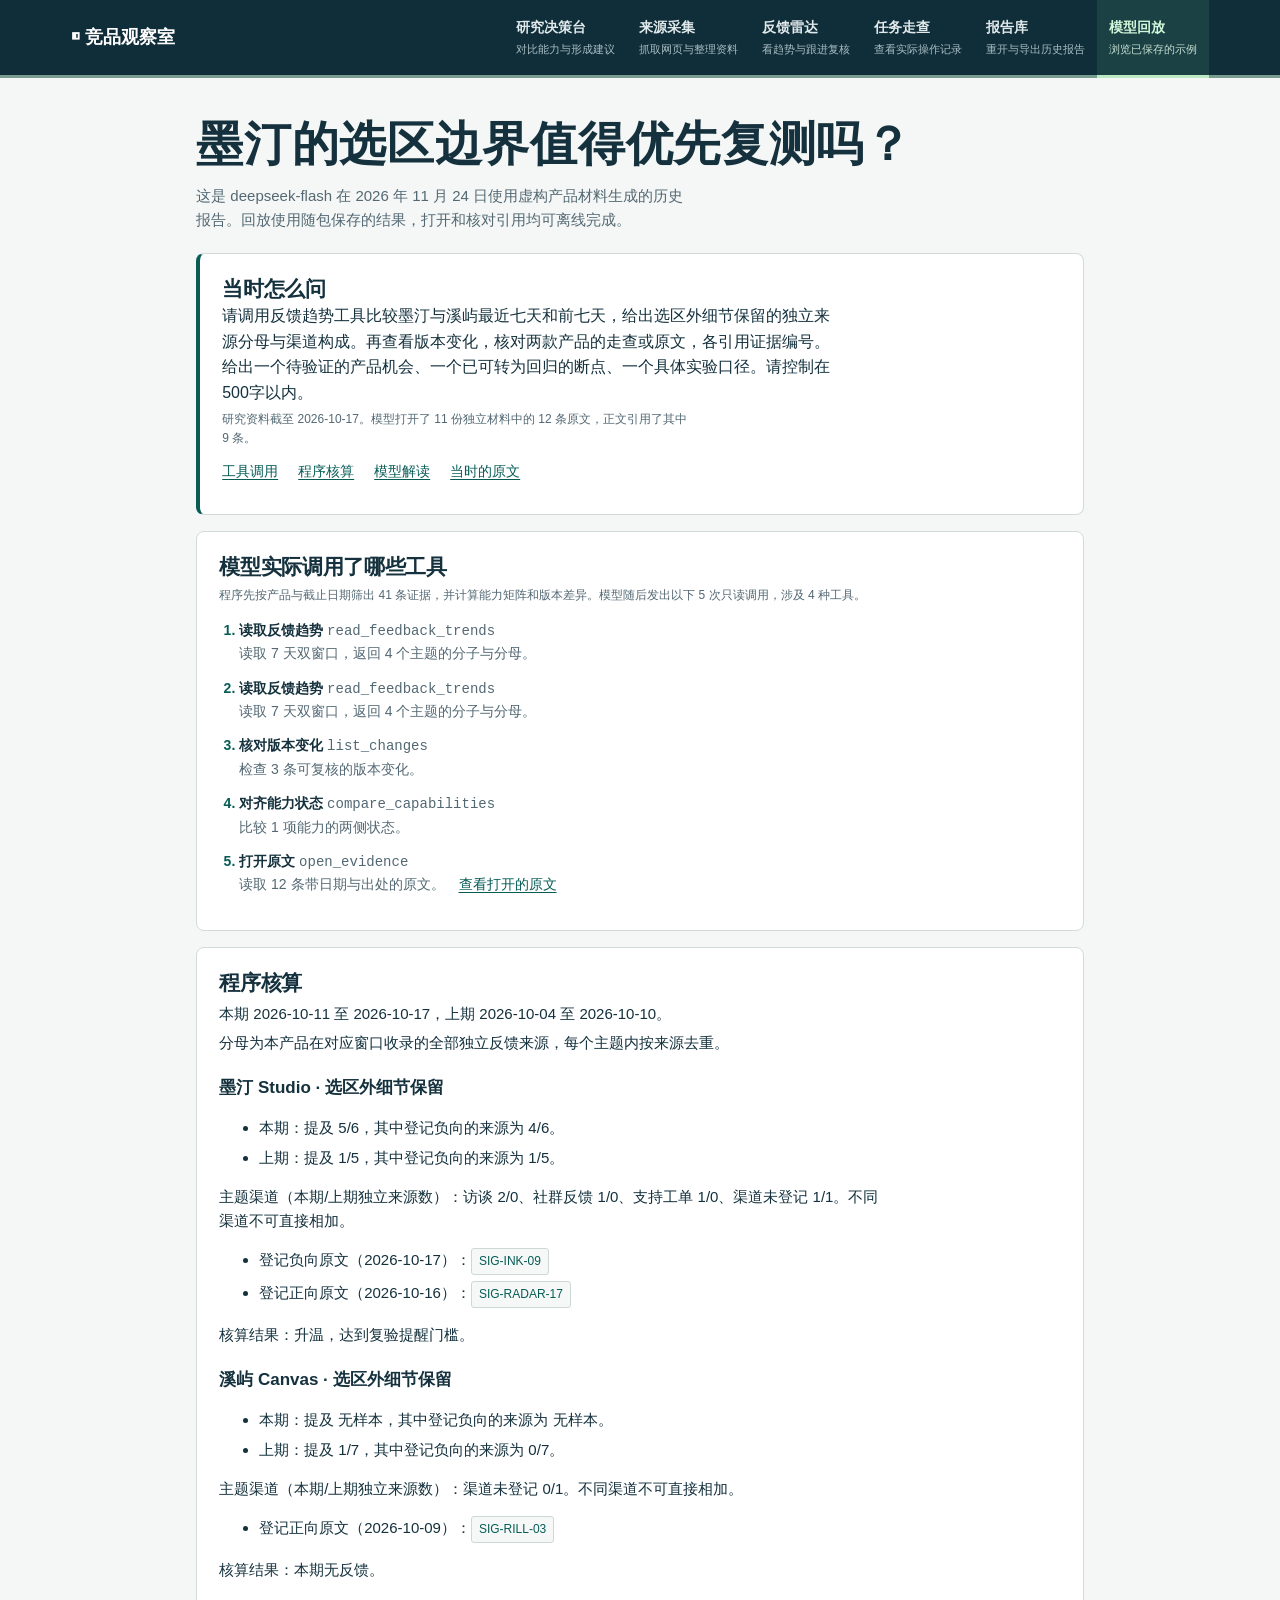
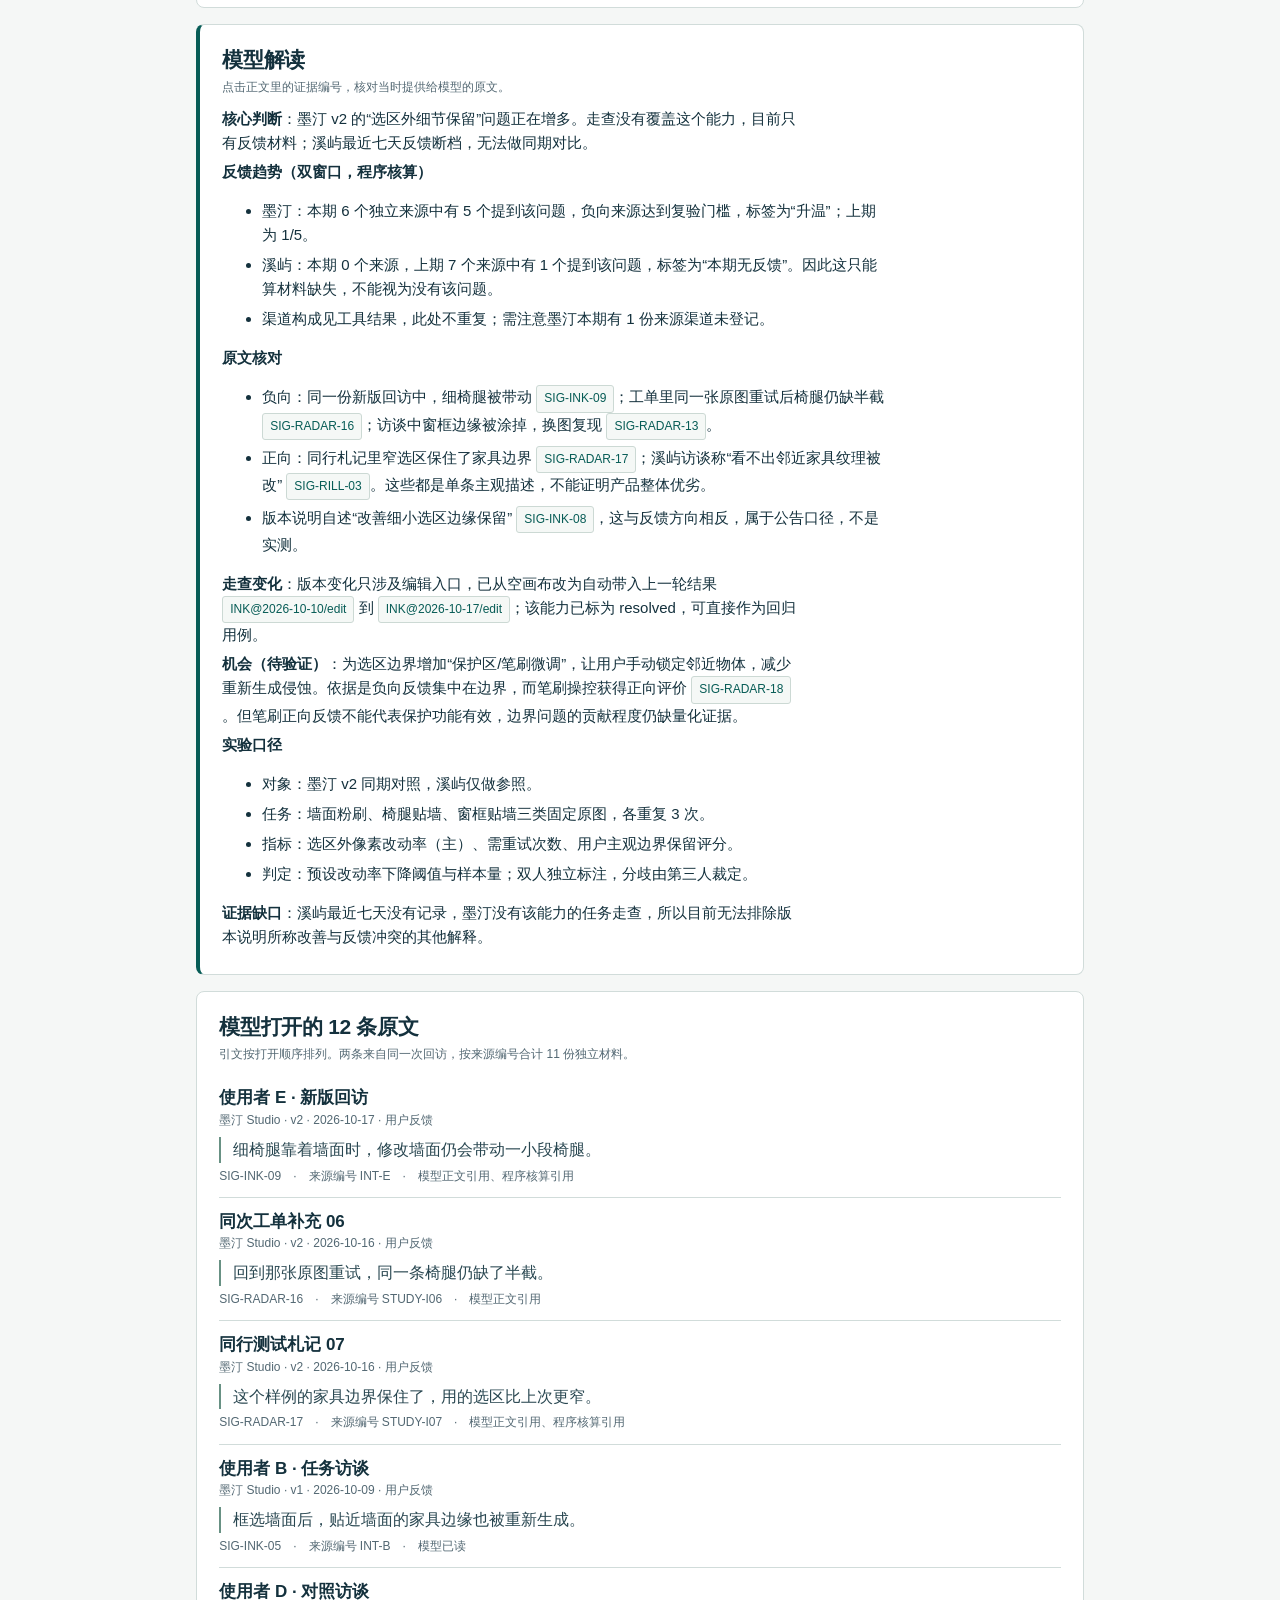
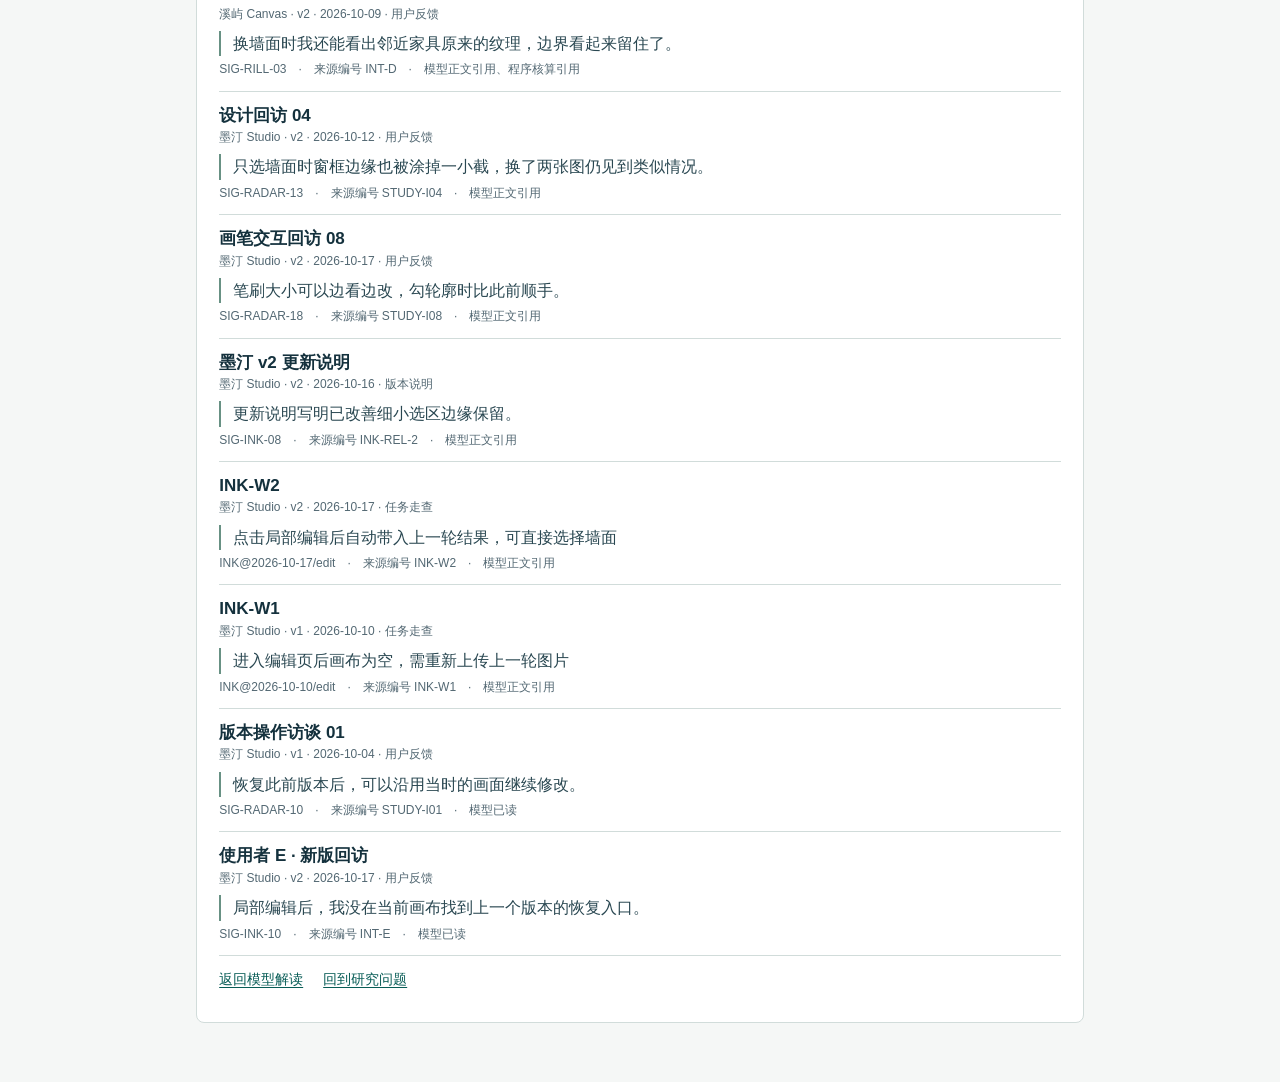
<file: competitor-insights-demo/static/model-replay.html>
<!doctype html>
<html lang="zh-CN">
<head>
  <meta charset="utf-8">
  <meta name="viewport" content="width=device-width,initial-scale=1">
  <title>真实模型回放 · 竞品观察室</title>
  <link rel="stylesheet" href="research.css">
  <style>
    .replay {max-width:990px;padding-bottom:48px}
    .replay .intro {display:block}
    .replay .intro p {max-width:60ch}
    .replay h1 {margin-bottom:10px}
    .replay section {scroll-margin-top:1rem}
    .replay .report-panel p {max-width:70ch}
    .replay .trace-panel code {color:var(--muted);overflow-wrap:anywhere}
    .replay .markdown h3 {margin-top:20px}
    .replay .markdown li {margin:6px 0}
    .replay .evidence-row {scroll-margin-top:1rem}
    .replay .evidence-row:target {background:#edf6ef;outline:2px solid #35705a;outline-offset:3px}
    .replay .ref {text-decoration:none;display:inline-block}
    .replay .ref:hover,.replay .ref:focus-visible {text-decoration:underline}
    .replay .contents {display:flex;flex-wrap:wrap;gap:6px 20px;font-size:14px;margin:12px 0}
    .replay .sub {margin:4px 0 10px}
  </style>
<link rel="stylesheet" href="navigation.css"><script src="navigation.js" defer></script></head>
<body data-workspace-page="replay">
<a class="skip" href="#case">跳到回放</a>
<header id="workspace-header"></header>
<main id="case" class="wrap replay">
  <header class="intro"><h1>墨汀的选区边界值得优先复测吗？</h1>
    <p>这是 deepseek-flash 在 2026 年 11 月 24 日使用虚构产品材料生成的历史报告。回放使用随包保存的结果，打开和核对引用均可离线完成。</p>
  </header>
  <section class="report-panel" aria-labelledby="question"><h2 id="question">当时怎么问</h2>
    <p>请调用反馈趋势工具比较墨汀与溪屿最近七天和前七天，给出选区外细节保留的独立来源分母与渠道构成。再查看版本变化，核对两款产品的走查或原文，各引用证据编号。给出一个待验证的产品机会、一个已可转为回归的断点、一个具体实验口径。请控制在500字以内。</p>
    <p class="sub">研究资料截至 2026-10-17。模型打开了 11 份独立材料中的 12 条原文，正文引用了其中 9 条。</p>
    <nav class="contents" aria-label="回放内容"><a href="#trace">工具调用</a><a href="#accounting">程序核算</a><a href="#interpretation">模型解读</a><a href="#sources">当时的原文</a></nav>
  </section>
  <section class="panel trace-panel" id="trace"><h2>模型实际调用了哪些工具</h2>
    <p class="sub">程序先按产品与截止日期筛出 41 条证据，并计算能力矩阵和版本差异。模型随后发出以下 5 次只读调用，涉及 4 种工具。</p>
    <ol>
<li data-tool="read_feedback_trends"><strong>读取反馈趋势</strong> <code>read_feedback_trends</code><p>读取 7 天双窗口，返回 4 个主题的分子与分母。</p></li>
<li data-tool="read_feedback_trends"><strong>读取反馈趋势</strong> <code>read_feedback_trends</code><p>读取 7 天双窗口，返回 4 个主题的分子与分母。</p></li>
<li data-tool="list_changes"><strong>核对版本变化</strong> <code>list_changes</code><p>检查 3 条可复核的版本变化。</p></li>
<li data-tool="compare_capabilities"><strong>对齐能力状态</strong> <code>compare_capabilities</code><p>比较 1 项能力的两侧状态。</p></li>
<li data-tool="open_evidence"><strong>打开原文</strong> <code>open_evidence</code><p>读取 12 条带日期与出处的原文。　<a href="#sources">查看打开的原文</a></p></li>
    </ol>
  </section>
  <section class="panel" id="accounting"><h2>程序核算</h2>
    <div class="markdown">
<p>本期 2026-10-11 至 2026-10-17，上期 2026-10-04 至 2026-10-10。</p>
<p>分母为本产品在对应窗口收录的全部独立反馈来源，每个主题内按来源去重。</p>
<h3>墨汀 Studio · 选区外细节保留</h3>
<ul>
<li>本期：提及 5/6，其中登记负向的来源为 4/6。</li>
<li>上期：提及 1/5，其中登记负向的来源为 1/5。</li>
</ul>
<p>主题渠道（本期/上期独立来源数）：访谈 2/0、社群反馈 1/0、支持工单 1/0、渠道未登记 1/1。不同渠道不可直接相加。</p>
<ul>
<li>登记负向原文（2026-10-17）：<a class="ref" href="#source-SIG-INK-09">SIG-INK-09</a></li>
<li>登记正向原文（2026-10-16）：<a class="ref" href="#source-SIG-RADAR-17">SIG-RADAR-17</a></li>
</ul>
<p>核算结果：升温，达到复验提醒门槛。</p>
<h3>溪屿 Canvas · 选区外细节保留</h3>
<ul>
<li>本期：提及 无样本，其中登记负向的来源为 无样本。</li>
<li>上期：提及 1/7，其中登记负向的来源为 0/7。</li>
</ul>
<p>主题渠道（本期/上期独立来源数）：渠道未登记 0/1。不同渠道不可直接相加。</p>
<ul>
<li>登记正向原文（2026-10-09）：<a class="ref" href="#source-SIG-RILL-03">SIG-RILL-03</a></li>
</ul>
<p>核算结果：本期无反馈。</p>
    </div>
  </section>
  <section class="report-panel" id="interpretation"><h2>模型解读</h2>
    <p class="sub">点击正文里的证据编号，核对当时提供给模型的原文。</p>
    <div class="markdown">
<p><strong>核心判断</strong>：墨汀 v2 的“选区外细节保留”问题正在增多。走查没有覆盖这个能力，目前只有反馈材料；溪屿最近七天反馈断档，无法做同期对比。</p>
<p><strong>反馈趋势（双窗口，程序核算）</strong></p>
<ul>
<li>墨汀：本期 6 个独立来源中有 5 个提到该问题，负向来源达到复验门槛，标签为“升温”；上期为 1/5。</li>
<li>溪屿：本期 0 个来源，上期 7 个来源中有 1 个提到该问题，标签为“本期无反馈”。因此这只能算材料缺失，不能视为没有该问题。</li>
<li>渠道构成见工具结果，此处不重复；需注意墨汀本期有 1 份来源渠道未登记。</li>
</ul>
<p><strong>原文核对</strong></p>
<ul>
<li>负向：同一份新版回访中，细椅腿被带动 <a class="ref" href="#source-SIG-INK-09">SIG-INK-09</a>；工单里同一张原图重试后椅腿仍缺半截 <a class="ref" href="#source-SIG-RADAR-16">SIG-RADAR-16</a>；访谈中窗框边缘被涂掉，换图复现 <a class="ref" href="#source-SIG-RADAR-13">SIG-RADAR-13</a>。</li>
<li>正向：同行札记里窄选区保住了家具边界 <a class="ref" href="#source-SIG-RADAR-17">SIG-RADAR-17</a>；溪屿访谈称“看不出邻近家具纹理被改” <a class="ref" href="#source-SIG-RILL-03">SIG-RILL-03</a>。这些都是单条主观描述，不能证明产品整体优劣。</li>
<li>版本说明自述“改善细小选区边缘保留” <a class="ref" href="#source-SIG-INK-08">SIG-INK-08</a>，这与反馈方向相反，属于公告口径，不是实测。</li>
</ul>
<p><strong>走查变化</strong>：版本变化只涉及编辑入口，已从空画布改为自动带入上一轮结果 <a class="ref" href="#source-INK@2026-10-10/edit">INK@2026-10-10/edit</a> 到 <a class="ref" href="#source-INK@2026-10-17/edit">INK@2026-10-17/edit</a>；该能力已标为 resolved，可直接作为回归用例。</p>
<p><strong>机会（待验证）</strong>：为选区边界增加“保护区/笔刷微调”，让用户手动锁定邻近物体，减少重新生成侵蚀。依据是负向反馈集中在边界，而笔刷操控获得正向评价 <a class="ref" href="#source-SIG-RADAR-18">SIG-RADAR-18</a>。但笔刷正向反馈不能代表保护功能有效，边界问题的贡献程度仍缺量化证据。</p>
<p><strong>实验口径</strong></p>
<ul>
<li>对象：墨汀 v2 同期对照，溪屿仅做参照。</li>
<li>任务：墙面粉刷、椅腿贴墙、窗框贴墙三类固定原图，各重复 3 次。</li>
<li>指标：选区外像素改动率（主）、需重试次数、用户主观边界保留评分。</li>
<li>判定：预设改动率下降阈值与样本量；双人独立标注，分歧由第三人裁定。</li>
</ul>
<p><strong>证据缺口</strong>：溪屿最近七天没有记录，墨汀没有该能力的任务走查，所以目前无法排除版本说明所称改善与反馈冲突的其他解释。</p>
    </div>
  </section>
  <section class="panel" id="sources"><h2>模型打开的 12 条原文</h2>
    <p class="sub">引文按打开顺序排列。两条来自同一次回访，按来源编号合计 11 份独立材料。</p>
<article class="evidence-row" id="source-SIG-INK-09" tabindex="-1">
  <h3>使用者 E · 新版回访</h3>
  <small>墨汀 Studio · v2 · 2026-10-17 · 用户反馈</small>
  <blockquote>细椅腿靠着墙面时，修改墙面仍会带动一小段椅腿。</blockquote>
  <small>SIG-INK-09　·　来源编号 INT-E　·　模型正文引用、程序核算引用</small>
</article>
<article class="evidence-row" id="source-SIG-RADAR-16" tabindex="-1">
  <h3>同次工单补充 06</h3>
  <small>墨汀 Studio · v2 · 2026-10-16 · 用户反馈</small>
  <blockquote>回到那张原图重试，同一条椅腿仍缺了半截。</blockquote>
  <small>SIG-RADAR-16　·　来源编号 STUDY-I06　·　模型正文引用</small>
</article>
<article class="evidence-row" id="source-SIG-RADAR-17" tabindex="-1">
  <h3>同行测试札记 07</h3>
  <small>墨汀 Studio · v2 · 2026-10-16 · 用户反馈</small>
  <blockquote>这个样例的家具边界保住了，用的选区比上次更窄。</blockquote>
  <small>SIG-RADAR-17　·　来源编号 STUDY-I07　·　模型正文引用、程序核算引用</small>
</article>
<article class="evidence-row" id="source-SIG-INK-05" tabindex="-1">
  <h3>使用者 B · 任务访谈</h3>
  <small>墨汀 Studio · v1 · 2026-10-09 · 用户反馈</small>
  <blockquote>框选墙面后，贴近墙面的家具边缘也被重新生成。</blockquote>
  <small>SIG-INK-05　·　来源编号 INT-B　·　模型已读</small>
</article>
<article class="evidence-row" id="source-SIG-RILL-03" tabindex="-1">
  <h3>使用者 D · 对照访谈</h3>
  <small>溪屿 Canvas · v2 · 2026-10-09 · 用户反馈</small>
  <blockquote>换墙面时我还能看出邻近家具原来的纹理，边界看起来留住了。</blockquote>
  <small>SIG-RILL-03　·　来源编号 INT-D　·　模型正文引用、程序核算引用</small>
</article>
<article class="evidence-row" id="source-SIG-RADAR-13" tabindex="-1">
  <h3>设计回访 04</h3>
  <small>墨汀 Studio · v2 · 2026-10-12 · 用户反馈</small>
  <blockquote>只选墙面时窗框边缘也被涂掉一小截，换了两张图仍见到类似情况。</blockquote>
  <small>SIG-RADAR-13　·　来源编号 STUDY-I04　·　模型正文引用</small>
</article>
<article class="evidence-row" id="source-SIG-RADAR-18" tabindex="-1">
  <h3>画笔交互回访 08</h3>
  <small>墨汀 Studio · v2 · 2026-10-17 · 用户反馈</small>
  <blockquote>笔刷大小可以边看边改，勾轮廓时比此前顺手。</blockquote>
  <small>SIG-RADAR-18　·　来源编号 STUDY-I08　·　模型正文引用</small>
</article>
<article class="evidence-row" id="source-SIG-INK-08" tabindex="-1">
  <h3>墨汀 v2 更新说明</h3>
  <small>墨汀 Studio · v2 · 2026-10-16 · 版本说明</small>
  <blockquote>更新说明写明已改善细小选区边缘保留。</blockquote>
  <small>SIG-INK-08　·　来源编号 INK-REL-2　·　模型正文引用</small>
</article>
<article class="evidence-row" id="source-INK@2026-10-17/edit" tabindex="-1">
  <h3>INK-W2</h3>
  <small>墨汀 Studio · v2 · 2026-10-17 · 任务走查</small>
  <blockquote>点击局部编辑后自动带入上一轮结果，可直接选择墙面</blockquote>
  <small>INK@2026-10-17/edit　·　来源编号 INK-W2　·　模型正文引用</small>
</article>
<article class="evidence-row" id="source-INK@2026-10-10/edit" tabindex="-1">
  <h3>INK-W1</h3>
  <small>墨汀 Studio · v1 · 2026-10-10 · 任务走查</small>
  <blockquote>进入编辑页后画布为空，需重新上传上一轮图片</blockquote>
  <small>INK@2026-10-10/edit　·　来源编号 INK-W1　·　模型正文引用</small>
</article>
<article class="evidence-row" id="source-SIG-RADAR-10" tabindex="-1">
  <h3>版本操作访谈 01</h3>
  <small>墨汀 Studio · v1 · 2026-10-04 · 用户反馈</small>
  <blockquote>恢复此前版本后，可以沿用当时的画面继续修改。</blockquote>
  <small>SIG-RADAR-10　·　来源编号 STUDY-I01　·　模型已读</small>
</article>
<article class="evidence-row" id="source-SIG-INK-10" tabindex="-1">
  <h3>使用者 E · 新版回访</h3>
  <small>墨汀 Studio · v2 · 2026-10-17 · 用户反馈</small>
  <blockquote>局部编辑后，我没在当前画布找到上一个版本的恢复入口。</blockquote>
  <small>SIG-INK-10　·　来源编号 INT-E　·　模型已读</small>
</article>
    <nav class="contents" aria-label="返回"><a href="#interpretation">返回模型解读</a><a href="#case">回到研究问题</a></nav>
  </section>
</main>
</body></html>
</file>
<file: competitor-insights-demo/static/research.css>
:root {
  --ink:#14313d; --muted:#536873; --teal:#075c56; --paper:#f5f7f6; --rule:#d1dcda;
  --white:#fff; --dark:#082e31; --accent:#bde7cc; color-scheme:light;
  font:16px/1.6 "Instrument Sans","PingFang SC","Microsoft YaHei",sans-serif;
}
* {box-sizing:border-box}
body {margin:0;background:var(--paper);color:var(--ink)}
button,input,select,textarea {font:inherit}
button,a,input,select,textarea,summary {-webkit-tap-highlight-color:transparent}
button,select,summary {cursor:pointer}
button {color:inherit}
button[disabled] {opacity:.66;cursor:wait}
a {color:var(--teal);text-underline-offset:.2em}
button:focus-visible,a:focus-visible,input:focus-visible,select:focus-visible,textarea:focus-visible,summary:focus-visible {outline:3px solid #2367af;outline-offset:3px}
[hidden] {display:none!important}
.skip {position:absolute;top:-8rem;left:1rem;background:white;padding:.5rem;z-index:3}
.skip:focus {top:.5rem}
.hidden-label {position:absolute;clip-path:inset(50%);width:1px;height:1px;overflow:hidden}
.wrap {max-width:1240px;margin:0 auto;padding:0 clamp(16px,4vw,58px)}
.mast {background:#102e39;color:white;border-bottom:3px solid #789c90}
.nav {min-height:62px;display:flex;align-items:stretch;justify-content:space-between;gap:16px}
.nav a,.nav button {color:inherit;text-decoration:none;background:none;border:0}
.wordmark {align-self:center;display:flex;align-items:center;gap:11px;font-weight:750;font-size:18px;letter-spacing:.06em}
.mark {display:grid;place-items:center;border:1px solid #aacdbc;width:27px;height:27px;font-size:22px;line-height:1;color:#c0ead1}
.nav nav {display:flex;align-items:stretch}
.nav nav a,.nav nav button {display:grid;align-items:center;font-size:14px;font-weight:560;padding:0 clamp(8px,1.4vw,21px);border-bottom:3px solid transparent;margin-bottom:-3px}
.nav nav a:hover,.nav nav button:hover {background:#20404b}
.nav [aria-current=page] {border-bottom-color:#bce8c4;color:#d2f7da}
.intro {display:flex;align-items:flex-end;justify-content:space-between;gap:20px;margin:38px 0 21px}
h1,h2,h3,p {margin:0}
h1 {font-family:"Hedvig Letters Serif","Songti SC","STSong","SimSun",serif;font-size:clamp(30px,4vw,47px);font-weight:650;line-height:1.23;letter-spacing:.015em}
.intro p {font-size:15px;color:var(--muted);margin-top:8px;max-width:46em}
h2 {font-size:21px;line-height:1.4;letter-spacing:-.015em}
h3 {font-size:17px;line-height:1.5}
.import-tools,.rail-links {display:flex;align-items:center;gap:14px;flex-wrap:wrap}
.import-tools {white-space:nowrap;font-size:14px}
.primary,.secondary {border:1px solid transparent;border-radius:5px;padding:8px 16px;text-decoration:none;display:inline-flex;align-items:center;justify-content:center;gap:8px;font-size:14px;font-weight:650;line-height:1.6}
.secondary {background:#fff;border-color:#b7c9c6;color:var(--ink)}
.secondary:hover {border-color:var(--teal);background:#eef5f1}
.primary {background:var(--teal);color:white;min-height:44px;font-size:15px;white-space:nowrap}
.primary:hover {background:#084740}
.setup,.panel,.coverage,.report-panel,.findings {background:var(--white);border:1px solid var(--rule);border-radius:8px}
.setup {padding:18px 23px 21px}
.settings-head,.section-top,.result-rail,.drawer-top {display:flex;align-items:center;justify-content:space-between;gap:12px}
fieldset {padding:0;margin:0;border:0;min-width:0}
.intents {display:flex;gap:2px;align-items:stretch;flex-wrap:wrap}
.intents label {position:relative}
.intents input {position:absolute;opacity:0}
.intents span {display:block;border-radius:4px;padding:6px 13px;color:var(--muted);font-size:14px;font-weight:600;cursor:pointer}
.intents input:checked+span {color:#095444;background:#ddefe3}
.intents input:focus-visible+span {outline:3px solid #2367af}
.mode,.kicker,.sub {font-size:12px;color:var(--muted)}
.mode {display:inline-flex;align-items:center;gap:7px}
.mode::before {content:"";width:7px;height:7px;border-radius:50%;background:#357a66}
.controls {display:grid;grid-template-columns:1fr 1fr 1fr;gap:16px;margin:14px 0 12px}
.field {display:block;color:var(--muted);font-size:13px;font-weight:620;min-width:0}
.field .sub {font-weight:400}
.field select,.field input,.field textarea {display:block;margin-top:3px;width:100%;border:1px solid #bbc9c8;border-radius:4px;background:white;padding:7px 10px;min-height:39px;color:var(--ink);font-size:15px;font-weight:450}
.field textarea {resize:vertical;min-height:44px;line-height:1.55}
.question-row {display:grid;grid-template-columns:minmax(0,1fr) auto;gap:15px;align-items:end}
#notice {color:var(--teal);font-size:14px}
#notice:not(:empty),#loading {padding:10px 2px 2px}
#notice.error {color:#9a321f}
#loading {color:var(--muted)}
.result-rail {margin:20px 0 12px;flex-wrap:wrap}
.result-rail>div:first-child {display:flex;align-items:baseline;gap:9px;flex-wrap:wrap}
#scope {font-size:15px} #scope-date,.rail-links {color:var(--muted);font-size:13px}
.text-button {background:transparent;border:0;color:var(--teal);text-decoration:underline;text-underline-offset:.2em;padding:3px 0;font:inherit;cursor:pointer}
.analysis-grid {display:grid;grid-template-columns:minmax(0,2.3fr) minmax(215px,1fr);gap:16px;align-items:start}
.findings,.coverage,.panel,.report-panel {padding:20px 22px}
.findings {border-top:3px solid #2b6457}
.section-top {margin-bottom:12px}
.finding + .finding {border-top:1px solid var(--rule);margin-top:12px;padding-top:12px}
.finding {overflow-wrap:anywhere}
.find-heading {display:flex;gap:8px;align-items:baseline;flex-wrap:wrap}
.priority {font-size:12px;line-height:1.6;background:#e5efe8;color:#194b3c;padding:2px 7px;border:1px solid #bccfc2;border-radius:3px;font-weight:650}
.finding p {font-size:14px;margin:6px 0;color:#394f57}
.finding details {font-size:14px;margin:7px 0}
.finding summary,.trace-panel summary {color:var(--teal);font-weight:650}
.finding dt {color:var(--muted);font-weight:600} .finding dd {margin:0 0 8px}
.refs {display:flex;gap:5px;flex-wrap:wrap;margin:5px 0 0}
.ref {max-width:100%;border:1px solid #ccd9d4;background:#f5f8f6;color:var(--teal);border-radius:3px;padding:3px 7px;font-size:12px;overflow-wrap:anywhere;text-align:left}
.ref:hover {background:#e4efea}
.coverage {background:#113b3e;border-color:#113b3e;color:white;padding:20px}
.coverage h2 {font-size:17px}.coverage .text-button {color:#d1f4dc;font-size:13px;margin-top:12px}
.cover-n {display:flex;align-items:baseline;gap:8px;margin:9px 0 7px}
.cover-n strong {font:600 35px/1.15 "IBM Plex Mono",Consolas,monospace;color:#c9efcf}
.cover-n span {font-size:13px}
.source-row {display:grid;grid-template-columns:minmax(0,1fr) minmax(35px,.65fr) 2ch;align-items:center;gap:8px;font-size:13px;margin:5px 0}
.source-row meter {width:100%;height:8px;appearance:none;background:#315858;border:0;border-radius:2px}
.source-row meter::-webkit-meter-bar {background:#315858;border:0;border-radius:2px}
.source-row meter::-webkit-meter-optimum-value {background:#a7d7b9}
.source-row meter::-moz-meter-bar {background:#a7d7b9}
.panel,.report-panel {margin:16px 0}
.report-panel {border-left:4px solid var(--teal);scroll-margin-top:12px}
.report-panel .kicker {color:var(--teal);font-weight:650}
#report-question {font-size:14px;color:var(--muted);margin:6px 0}
.markdown {max-width:80ch;font-size:15px;white-space:normal;overflow-wrap:anywhere}
.markdown h3 {margin-top:14px}.markdown p {margin:5px 0}
table {width:100%;border-collapse:collapse;table-layout:fixed;font-size:14px}
th,td {border-bottom:1px solid #dce4df;text-align:left;vertical-align:top;padding:10px 8px}
thead th {background:#edf3ef;color:#425958;font-size:13px}
th:first-child {width:20%}tbody th {font-weight:650}
tbody tr:last-child>* {border-bottom:0}
th,td {overflow-wrap:anywhere}
.status {display:inline-block;font-size:12px;line-height:1.55;font-weight:650;padding:2px 6px;border-radius:3px;background:#edf0ee;color:#4c5a54}
.status.verified {background:#dfefe7;color:#195a42}
.status.reported {background:#e6eef6;color:#25587a}
.status.conflict,.status.friction {background:#ffedd9;color:#8f4615}
.cell-note {color:var(--muted);font-size:13px;margin:4px 0}
.cell-link {font-size:12px}
.trace-panel summary {display:list-item}
.trace-panel summary strong {color:var(--ink);font-size:17px;margin-right:.5em}
.trace-panel ol {padding-left:20px;font-size:14px}
.trace-panel li {margin:12px 0}
.trace-origin {display:inline-block;margin-right:.55rem;color:var(--muted);font-size:12px}
.trace-panel li::marker {color:var(--teal);font-weight:650}
.trace-panel li p {color:var(--muted)}
#results {padding-bottom:35px}
dialog {width:min(620px,calc(100vw - 28px));max-height:84vh;border:1px solid var(--rule);border-radius:8px;padding:0;color:var(--ink);background:white}
dialog::backdrop {background:#081c29a8}
.drawer-top {position:sticky;top:0;z-index:1;padding:16px 20px;background:white;border-bottom:1px solid var(--rule)}
#drawer-body {padding:16px 20px 22px}
#drawer-body input {width:100%;padding:8px;border:1px solid #aabfba;border-radius:3px}
.evidence-row,.past,.change-row {padding:11px 0;border-bottom:1px solid var(--rule);overflow-wrap:anywhere}
.evidence-row:last-child,.past:last-child,.change-row:last-child {border-bottom:0}
.evidence-row blockquote {border-left:2px solid #689184;margin:7px 0 4px;padding:0 0 0 12px;color:#294751}
.evidence-row small,.past small {display:block;color:var(--muted);font-size:12px}
.past {display:block;width:100%;background:none;border:0;border-bottom:1px solid var(--rule);text-align:left}
.past:hover {background:#eef5f0}
@media(max-width:740px) {
  .nav {min-height:53px;gap:4px}.nav nav a,.nav nav button {font-size:12px;padding:0 6px}.wordmark {font-size:15px;gap:6px}.mark {width:22px;height:22px}
  .intro {display:block;margin:24px 0 12px}.import-tools {margin-top:12px}
  .setup,.panel,.findings,.coverage,.report-panel {padding:14px}
  .analysis-grid {grid-template-columns:1fr}.controls {grid-template-columns:1fr 1fr;gap:10px}.controls .field:last-child {grid-column:1/-1}
  .question-row {grid-template-columns:1fr;gap:8px}.primary {justify-self:stretch}
  .settings-head {align-items:flex-start;flex-wrap:wrap}.intents span {padding:6px 8px;font-size:13px}
  .result-rail {margin-top:14px}.section-top {align-items:baseline;flex-wrap:wrap}
  th,td {padding:8px 4px;font-size:13px}th:first-child {width:19%}.cell-note {font-size:12px}
  .source-row {grid-template-columns:1fr 1fr 2ch}
}
</file>
<file: competitor-insights-demo/static/navigation.css>
/* One shared header across every workspace, including the standalone replay. */
.workspace-header {display:block;margin:0;padding:0;background:#102e39;color:#fff;border-bottom:3px solid #789c90;font:14px/1.5 "Microsoft YaHei","Segoe UI",sans-serif}
.workspace-header-inner {max-width:1240px;margin:auto;padding:0 clamp(16px,4vw,58px);display:flex;gap:24px;align-items:center}
.workspace-header .workspace-brand {flex-shrink:0;color:#fff;font-size:18px;font-weight:750;text-decoration:none;white-space:nowrap}
.workspace-header nav {display:flex;flex:1;justify-content:flex-end;align-items:stretch;min-width:0;gap:0}
.workspace-header nav a {display:flex;flex-direction:column;justify-content:center;gap:3px;min-height:78px;padding:12px 12px;margin-bottom:-3px;border-bottom:3px solid transparent;color:#e0e9eb;text-decoration:none;white-space:nowrap;background:none}
.workspace-header nav span {font-size:14px;font-weight:650;color:inherit}
.workspace-header nav small {font-size:11px;color:#a9bdc3;font-weight:400}
.workspace-header nav a:hover {background:#20404b}
.workspace-header nav a[aria-current=page] {background:#1b4145;border-bottom-color:#bce8c4;color:#d2f7da}
.workspace-header nav a[aria-current=page] small {color:#c4dfd1}
.workspace-header a:focus-visible {outline:3px solid #9dccff;outline-offset:-4px}
@media(max-width:1080px) {
 .workspace-header-inner {display:block;padding-top:12px}
 .workspace-header .workspace-brand {display:inline-block;margin-bottom:6px}
 .workspace-header nav {justify-content:flex-start}
 .workspace-header nav a {flex:1;padding:10px 9px;min-height:66px}
}
@media(max-width:600px) {
 .workspace-header nav {display:grid;grid-template-columns:repeat(3,minmax(0,1fr))}
 .workspace-header nav a {min-height:58px;padding:7px 5px;margin-bottom:0}
 .workspace-header nav small {font-size:10px;white-space:normal}
}
</file>
